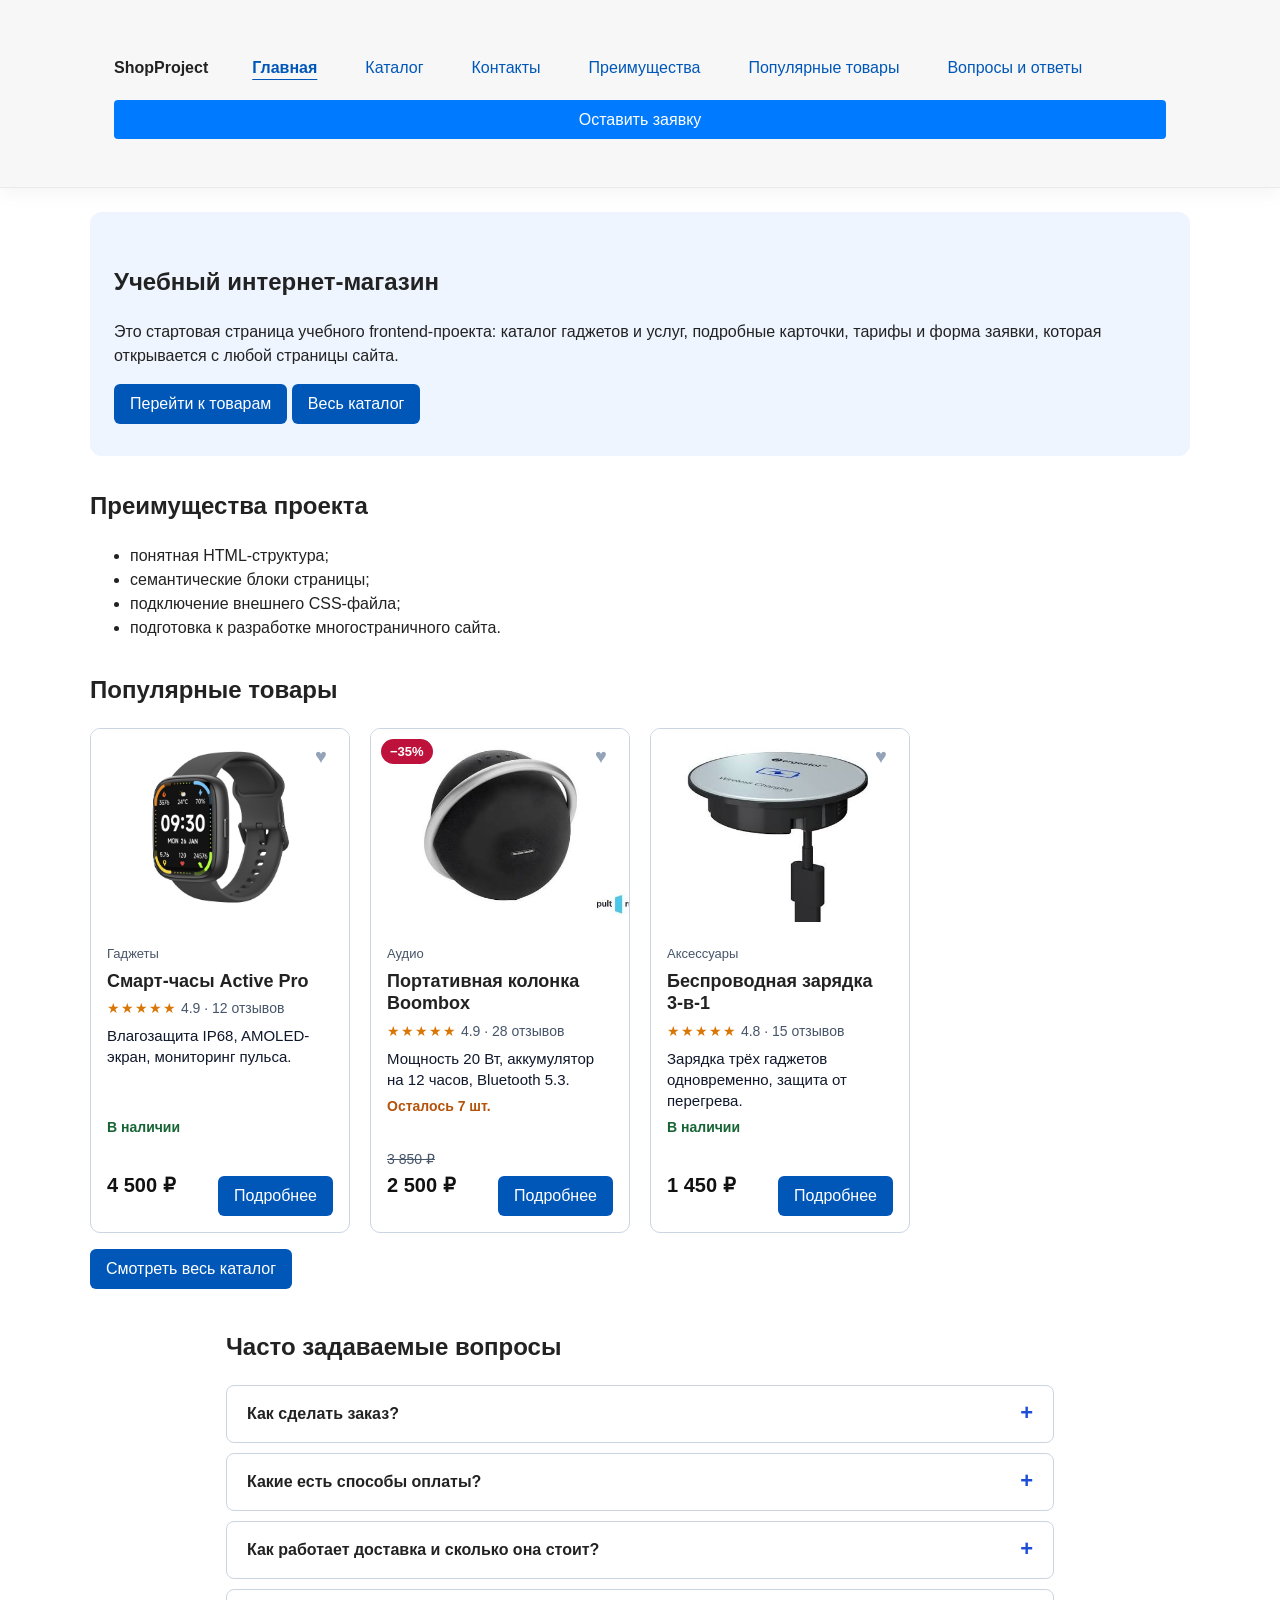
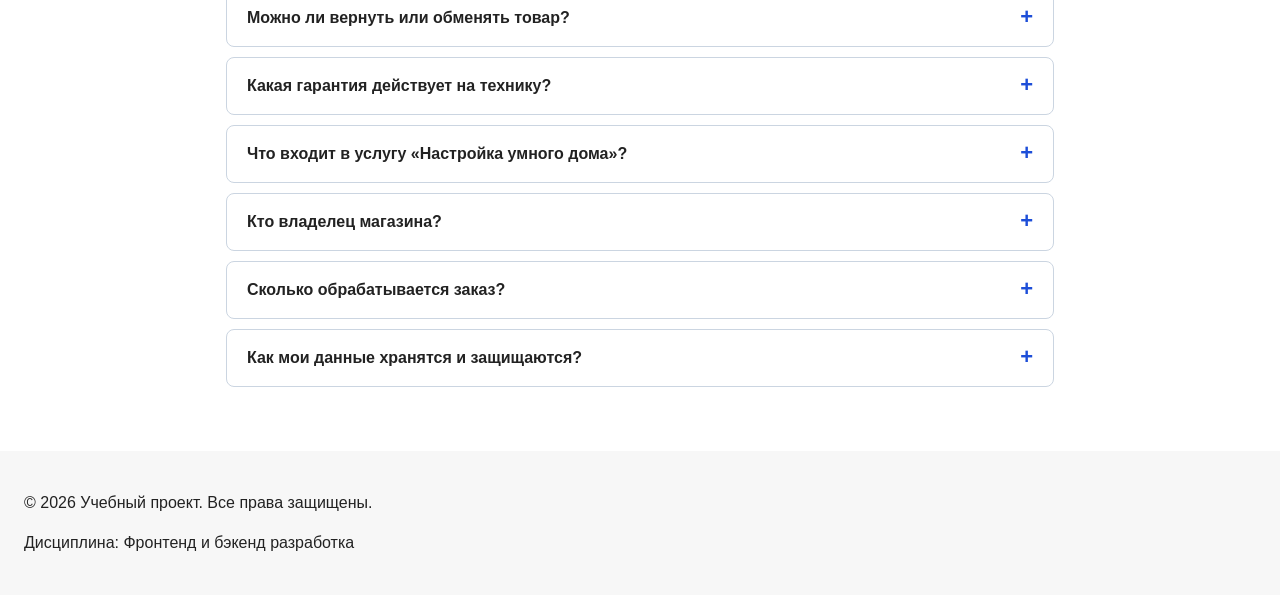
<file: kr1-html-css-shop/index.html>
<!DOCTYPE html>
<html lang="ru">
<head>
  <meta charset="UTF-8">
  <meta name="viewport" content="width=device-width, initial-scale=1.0">
  <meta name="description" content="Учебный интернет-магазин: гаджеты, аксессуары и услуги по настройке техники.">
  <title>Главная</title>
  <link rel="stylesheet" href="css/style.css">
  <link rel="stylesheet" href="css/extras.css">
  <script src="js/products.js" defer></script>
  <script src="js/main.js" defer></script>
</head>
<body>
  <header class="site-header">
    <div class="site-header__inner">
      <a class="site-header__logo" href="index.html">ShopProject</a>

      <nav class="site-nav" aria-label="Основная навигация">
        <ul class="site-nav__list">
          <li class="site-nav__item"><a class="site-nav__link" href="index.html">Главная</a></li>
          <li class="site-nav__item"><a class="site-nav__link" href="catalog.html">Каталог</a></li>
          <li class="site-nav__item"><a class="site-nav__link" href="contacts.html">Контакты</a></li>
          <li class="site-nav__item"><a class="site-nav__link" href="#advantages">Преимущества</a></li>
          <li class="site-nav__item"><a class="site-nav__link" href="#popular">Популярные товары</a></li>
          <li class="site-nav__item"><a class="site-nav__link" href="#faq">Вопросы и ответы</a></li>
        </ul>
      </nav>
      <a class="btn btn--primary site-header__cta" href="contacts.html?order=1" data-open-order>Оставить заявку</a>
    </div>
  </header>

  <main>
    <section class="hero">
      <h1>Учебный интернет-магазин</h1>
      <p>
        Это стартовая страница учебного frontend-проекта: каталог гаджетов и услуг,
        подробные карточки, тарифы и форма заявки, которая открывается с любой страницы сайта.
      </p>
      <a class="button" href="#popular">Перейти к товарам</a>
      <a class="button" href="catalog.html">Весь каталог</a>
    </section>

    <section class="section" id="advantages">
      <h2>Преимущества проекта</h2>
      <ul class="advantages-list">
        <li>понятная HTML-структура;</li>
        <li>семантические блоки страницы;</li>
        <li>подключение внешнего CSS-файла;</li>
        <li>подготовка к разработке многостраничного сайта.</li>
      </ul>
    </section>

    <section class="section" id="popular">
      <h2>Популярные товары</h2>
      <!-- Карточки рендерит js/main.js из js/products.js -->
      <div class="products-grid" data-products="popular" data-limit="4"></div>
      <p><a class="button" href="catalog.html">Смотреть весь каталог</a></p>

    </section>

    <section class="faq-container" id="faq" aria-labelledby="faq-title">
      <h2 id="faq-title">Часто задаваемые вопросы</h2>

      <details class="faq-item">
        <summary class="faq-question">Как сделать заказ?</summary>
        <div class="faq-answer">
          <p>Выберите товар в каталоге и нажмите на его карточку или кнопку «Подробнее». В открывшемся окне вы увидите полное описание, характеристики и цену. Затем нажмите «Заказать этот товар», укажите количество, имя, e-mail и телефон, выберите тему заявки и отправьте форму.</p>
          <p>Менеджер свяжется с вами в течение рабочего дня, уточнит детали и согласует способ получения. Оформить заявку можно и без выбора товара — кнопка «Оставить заявку» есть в шапке каждой страницы.</p>
        </div>
      </details>

      <details class="faq-item">
        <summary class="faq-question">Какие есть способы оплаты?</summary>
        <div class="faq-answer">
          <p>Мы принимаем банковские карты Visa, Mastercard и «Мир», оплату по счёту для организаций и наличные при получении заказа.</p>
          <ul>
            <li>Картой — онлайн по ссылке от менеджера или курьеру через терминал.</li>
            <li>По счёту — для юридических лиц и ИП, закрывающие документы отправляются вместе с заказом.</li>
            <li>Наличными — при получении в пункте выдачи или курьеру.</li>
          </ul>
          <p>Услуги (настройка, техподдержка) оплачиваются после согласования объёма работ, до начала выезда мастера.</p>
        </div>
      </details>

      <details class="faq-item">
        <summary class="faq-question">Как работает доставка и сколько она стоит?</summary>
        <div class="faq-answer">
          <p>По Москве и Московской области доставляем курьером на следующий рабочий день после подтверждения заказа. Стоимость — 300 ₽, а при заказе от 5 000 ₽ доставка бесплатная. В другие регионы отправляем транспортными компаниями, срок — от 2 до 7 дней в зависимости от удалённости.</p>
          <p>Перед отправкой мы проверяем комплектность и работоспособность устройства, упаковываем его в защитную коробку и присылаем трек-номер на e-mail. Самовывоз из пункта выдачи в Москве бесплатный.</p>
        </div>
      </details>

      <details class="faq-item">
        <summary class="faq-question">Можно ли вернуть или обменять товар?</summary>
        <div class="faq-answer">
          <p>Да. Вы можете вернуть товар надлежащего качества в течение 14 дней со дня получения, если он не был в использовании, сохранены упаковка, комплектация и товарный вид. Деньги возвращаются тем же способом, которым вы платили, в течение 5–10 рабочих дней после проверки возврата.</p>
          <p>Если устройство оказалось неисправным, мы бесплатно заменим его или вернём деньги. Для этого оставьте заявку с темой «Консультация» и приложите описание проблемы — при необходимости мастер заберёт товар на диагностику.</p>
        </div>
      </details>

      <details class="faq-item">
        <summary class="faq-question">Какая гарантия действует на технику?</summary>
        <div class="faq-answer">
          <p>На всю технику действует гарантия производителя от 12 месяцев, на отдельные позиции — до 24 месяцев. Срок указан в описании каждого товара. Гарантия покрывает заводские дефекты и не распространяется на механические повреждения, следы воды при отсутствии влагозащиты и самостоятельный ремонт.</p>
          <p>Гарантийное обслуживание выполняется в авторизованных сервисных центрах, а наша команда берёт на себя связь с ними: вам достаточно оставить заявку, и мы организуем приём устройства.</p>
        </div>
      </details>

      <details class="faq-item">
        <summary class="faq-question">Что входит в услугу «Настройка умного дома»?</summary>
        <div class="faq-answer">
          <p>Мастер приезжает в удобное для вас время и в течение 2–4 часов устанавливает хаб, подключает до 15 устройств (лампы, розетки, датчики движения, протечки и открытия), настраивает сценарии и интегрирует систему с голосовым ассистентом.</p>
          <p>В конце визита вы получаете краткую инструкцию и обучение: как добавить новое устройство, изменить сценарий и сбросить настройки. После работ действует поддержка 30 дней — отвечаем на вопросы в чате, а ошибки настройки устраняем бесплатно.</p>
        </div>
      </details>

      <details class="faq-item">
        <summary class="faq-question">Кто владелец магазина?</summary>
        <div class="faq-answer">
          <p>ИП Иванов Иван Иванович</p>
        </div>
      </details>

      <details class="faq-item">
        <summary class="faq-question">Сколько обрабатывается заказ?</summary>
        <div class="faq-answer">
          <p>Заказ обрабатывается в течение трёх рабочих дней, включая день создания заявки (за исключением праздников). Обычно менеджер связывается с вами в первые несколько часов, чтобы подтвердить наличие и согласовать доставку.</p>
          <p>Если нужной позиции нет в наличии, мы предупредим об этом сразу и предложим аналог или уведомим о поступлении — для этого на карточке товара есть кнопка «Узнать о поступлении».</p>
        </div>
      </details>

      <details class="faq-item">
        <summary class="faq-question">Как мои данные хранятся и защищаются?</summary>
        <div class="faq-answer">
          <p>Мы используем имя, e-mail и телефон только для обработки вашей заявки и связи с вами. Данные не передаются третьим лицам, кроме служб доставки, которым нужны контакты для вручения заказа. Согласие на обработку вы подтверждаете галочкой в форме и можете отозвать его в любой момент, написав на info@example.com.</p>
          <p>Пока вы заполняете форму, черновик сохраняется только в браузере вашего устройства, чтобы вы не потеряли введённое. После отправки заявки черновик удаляется.</p>
        </div>
      </details>
    </section>
  </main>

  <footer id="contacts">
    <p>&copy; 2026 Учебный проект. Все права защищены.</p>
    <p>Дисциплина: Фронтенд и бэкенд разработка</p>
  </footer>
</body>
</html>
</file>
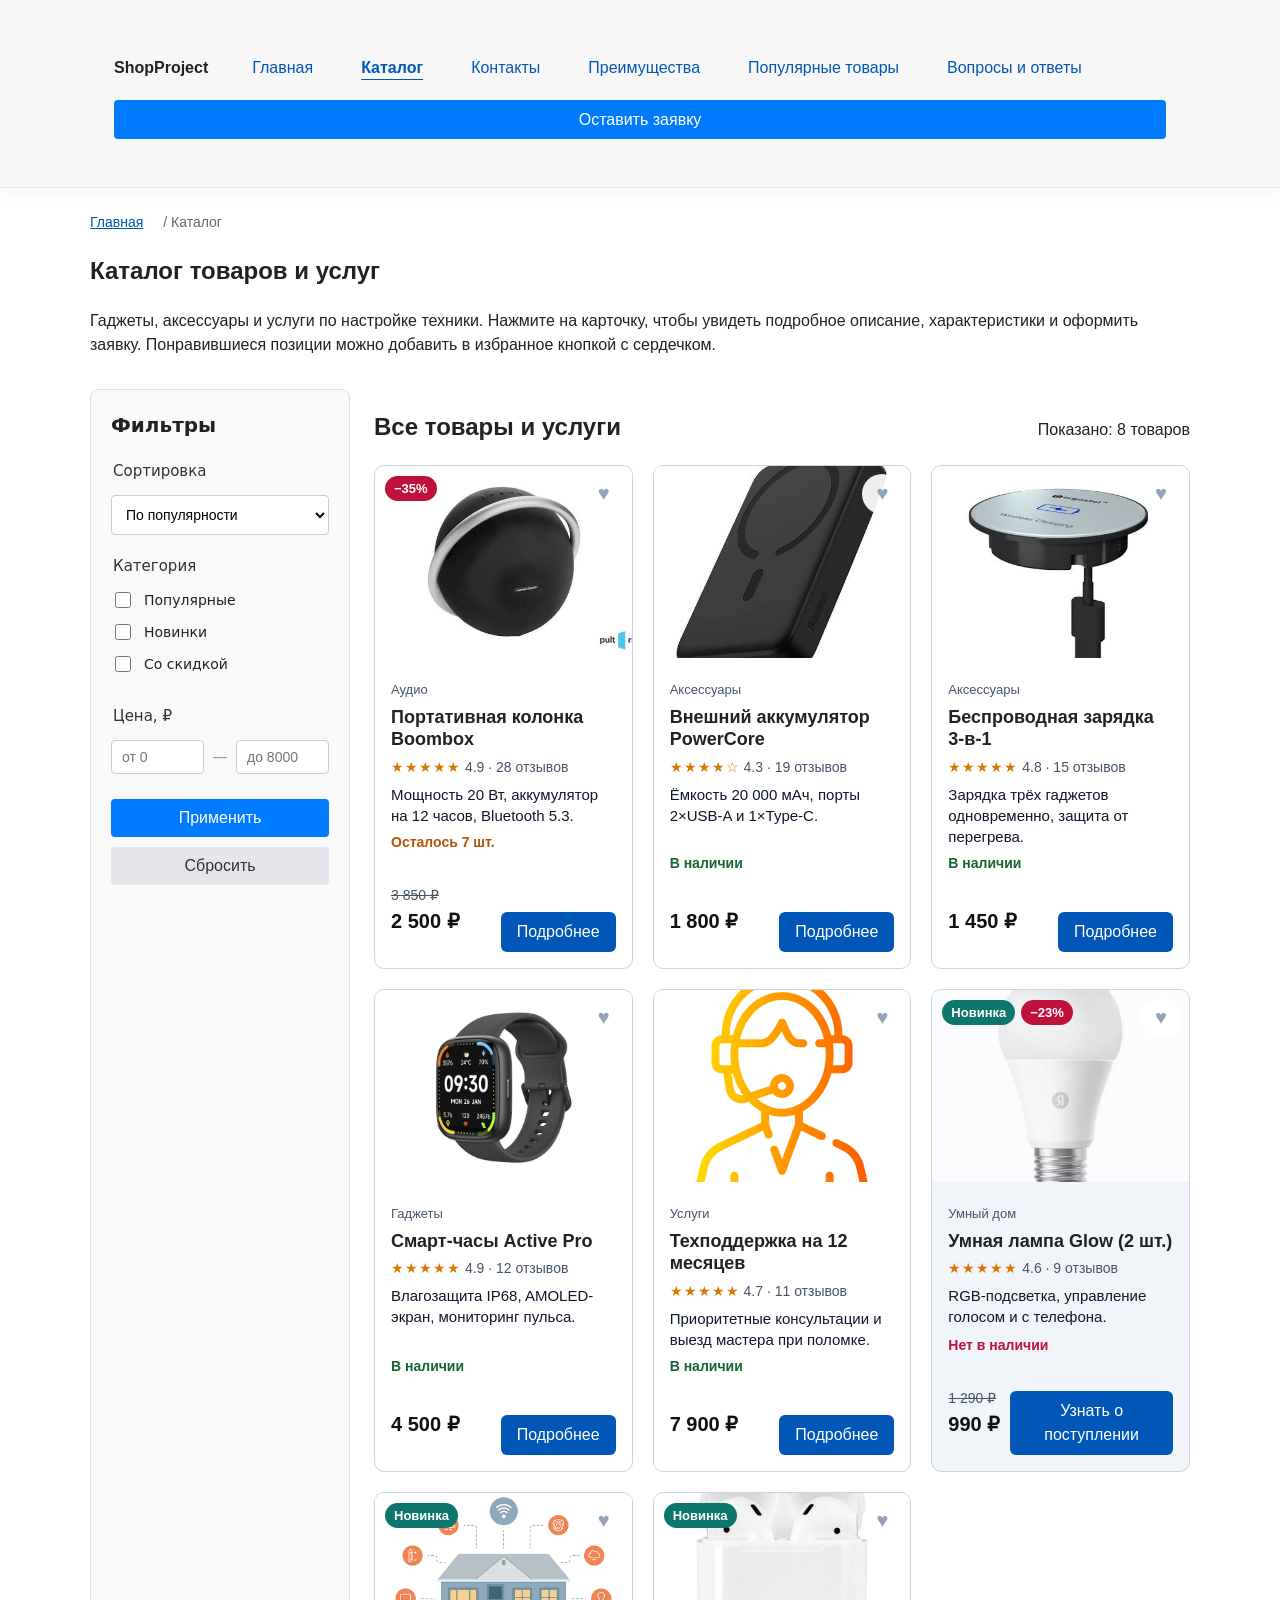
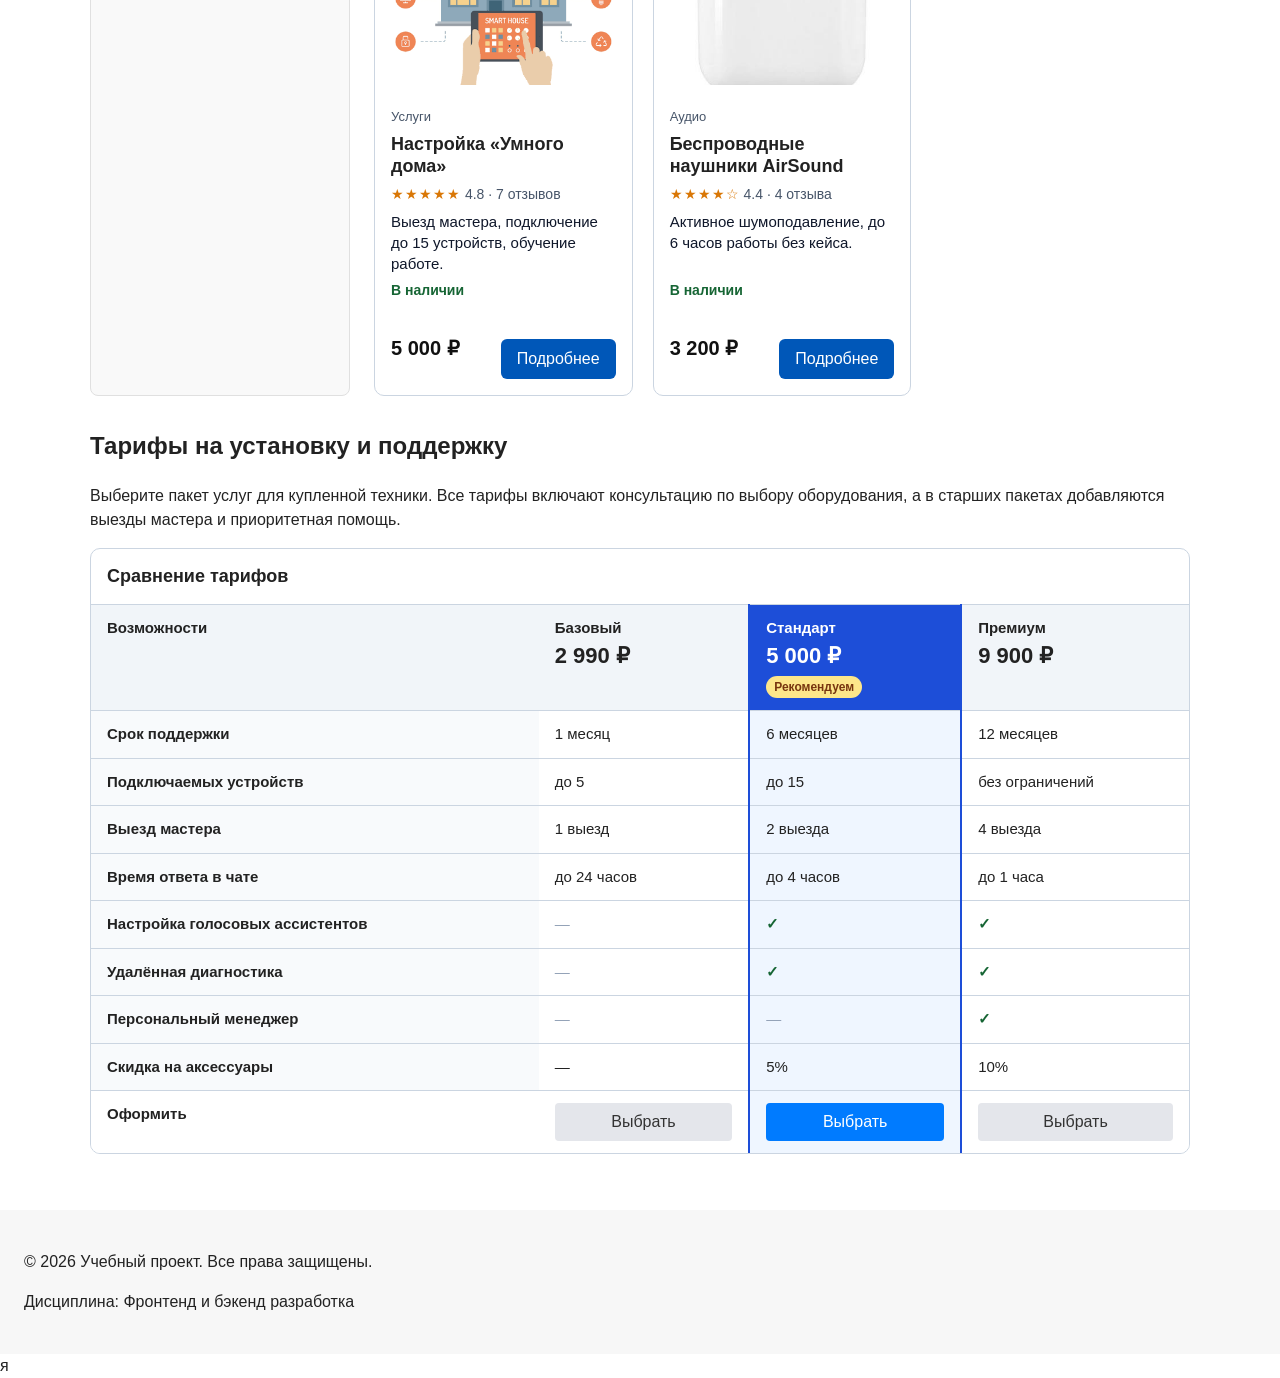
<file: kr1-html-css-shop/catalog.html>
<!DOCTYPE html>
<html lang="ru">
<head>
  <meta charset="UTF-8">
  <meta name="viewport" content="width=device-width, initial-scale=1.0">
  <meta name="description" content="Каталог товаров и услуг учебного интернет-магазина.">
  <title>Каталог товаров</title>
  <link rel="stylesheet" href="css/style.css">
  <link rel="stylesheet" href="css/extras.css">
  <script src="js/products.js" defer></script>
  <script src="js/main.js" defer></script>
</head>
<body>
  <header class="site-header">
    <div class="site-header__inner">
      <a class="site-header__logo" href="index.html">ShopProject</a>

      <nav class="site-nav" aria-label="Основная навигация">
        <ul class="site-nav__list">
          <li><a href="index.html">Главная</a></li>
          <li><a href="catalog.html">Каталог</a></li>
          <li><a href="contacts.html">Контакты</a></li>
          <li><a href="index.html#advantages">Преимущества</a></li>
          <li><a href="index.html#popular">Популярные товары</a></li>
          <li><a href="index.html#faq">Вопросы и ответы</a></li>
        </ul>
      </nav>
      <a class="btn btn--primary site-header__cta" href="contacts.html?order=1" data-open-order>Оставить заявку</a>
    </div>
  </header>

  <main>
    <nav class="breadcrumbs" aria-label="Хлебные крошки">
      <a class="breadcrumbs__link" href="index.html">Главная</a>
      <span class="breadcrumbs__current" aria-current="page">Каталог</span>
    </nav>

    <section class="section">
      <h1>Каталог товаров и услуг</h1>
      <p>
        Гаджеты, аксессуары и услуги по настройке техники. Нажмите на карточку,
        чтобы увидеть подробное описание, характеристики и оформить заявку.
        Понравившиеся позиции можно добавить в избранное кнопкой с сердечком.
      </p>
    </section>

    <section class="catalog-layout">
      <aside class="catalog-filters">
        <h2 class="catalog-filters__title">Фильтры</h2>

        <form class="filters-form" action="#" method="get" id="catalog-filters-form">
          <fieldset class="filters-form__section">
            <legend class="filters-form__legend">Сортировка</legend>
            <div class="filters-form__select-wrapper">
              <label class="visually-hidden" for="filter-sort">Порядок сортировки</label>
              <select class="filters-form__select" name="sort" id="filter-sort">
                <option value="popular">По популярности</option>
                <option value="price-asc">Сначала дешевле</option>
                <option value="price-desc">Сначала дороже</option>
                <option value="new">По новизне</option>
              </select>
            </div>
          </fieldset>

          <fieldset class="filters-form__section">
            <legend class="filters-form__legend">Категория</legend>
            <ul class="filters-form__list">
              <li class="filters-form__item">
                <label class="filters-form__checkbox-label">
                  <input class="filters-form__checkbox" type="checkbox" name="category" value="popular" id="cat-popular">
                  <span>Популярные</span>
                </label>
              </li>
              <li class="filters-form__item">
                <label class="filters-form__checkbox-label">
                  <input class="filters-form__checkbox" type="checkbox" name="category" value="new" id="cat-new">
                  <span>Новинки</span>
                </label>
              </li>
              <li class="filters-form__item">
                <label class="filters-form__checkbox-label">
                  <input class="filters-form__checkbox" type="checkbox" name="category" value="sale" id="cat-sale">
                  <span>Со скидкой</span>
                </label>
              </li>
            </ul>
          </fieldset>

          <fieldset class="filters-form__section">
            <legend class="filters-form__legend">Цена, ₽</legend>
            <div class="filters-form__price-range">
              <div class="filters-form__field">
                <label class="visually-hidden" for="price-from">Цена от</label>
                <input class="filters-form__input" id="price-from" name="price-from" type="number" min="0" placeholder="от 0">
              </div>
              <span class="filters-form__price-separator" aria-hidden="true">&mdash;</span>
              <div class="filters-form__field">
                <label class="visually-hidden" for="price-to">Цена до</label>
                <input class="filters-form__input" id="price-to" name="price-to" type="number" min="0" placeholder="до 8000">
              </div>
            </div>
          </fieldset>

          <div class="filters-form__actions">
            <button class="btn btn--primary" type="submit">Применить</button>
            <button class="btn btn--secondary" type="reset" id="reset-filters">Сбросить</button>
          </div>
        </form>
      </aside>

      <section class="catalog-products" aria-labelledby="catalog-title">
        <div class="catalog-products__header">
          <h2 id="catalog-title">Все товары и услуги</h2>
          <span class="catalog-products__count" id="catalog-count" aria-live="polite"></span>
        </div>
        <!-- Карточки рендерит js/main.js из js/products.js -->
        <div class="products-grid" data-products="catalog"></div>
        <p class="catalog-empty" id="catalog-empty" hidden>
          По выбранным фильтрам ничего не найдено. Измените диапазон цен или нажмите «Сбросить».
        </p>
      </section>
    </section>

    <section class="section" id="tariffs" aria-labelledby="tariffs-title">
      <h2 id="tariffs-title">Тарифы на установку и поддержку</h2>
      <p>
        Выберите пакет услуг для купленной техники. Все тарифы включают консультацию
        по выбору оборудования, а в старших пакетах добавляются выезды мастера и приоритетная помощь.
      </p>
      <div class="table-wrap" tabindex="0" role="region" aria-labelledby="tariffs-caption">
        <table class="specs-table">
          <caption id="tariffs-caption">Сравнение тарифов</caption>
          <thead>
            <tr>
              <th scope="col">Возможности</th>
              <th scope="col">Базовый<span class="tariff-price">2 990 ₽</span></th>
              <th scope="col" class="is-featured">Стандарт<span class="tariff-price">5 000 ₽</span><span class="tariff-badge">Рекомендуем</span></th>
              <th scope="col">Премиум<span class="tariff-price">9 900 ₽</span></th>
            </tr>
          </thead>
          <tbody>
            <tr><th scope="row">Срок поддержки</th><td>1 месяц</td><td class="is-featured">6 месяцев</td><td>12 месяцев</td></tr>
            <tr><th scope="row">Подключаемых устройств</th><td>до 5</td><td class="is-featured">до 15</td><td>без ограничений</td></tr>
            <tr><th scope="row">Выезд мастера</th><td>1 выезд</td><td class="is-featured">2 выезда</td><td>4 выезда</td></tr>
            <tr><th scope="row">Время ответа в чате</th><td>до 24 часов</td><td class="is-featured">до 4 часов</td><td>до 1 часа</td></tr>
            <tr><th scope="row">Настройка голосовых ассистентов</th><td><span class="no" aria-label="Нет">—</span></td><td class="is-featured"><span class="yes" aria-label="Да">✓</span></td><td><span class="yes" aria-label="Да">✓</span></td></tr>
            <tr><th scope="row">Удалённая диагностика</th><td><span class="no" aria-label="Нет">—</span></td><td class="is-featured"><span class="yes" aria-label="Да">✓</span></td><td><span class="yes" aria-label="Да">✓</span></td></tr>
            <tr><th scope="row">Персональный менеджер</th><td><span class="no" aria-label="Нет">—</span></td><td class="is-featured"><span class="no" aria-label="Нет">—</span></td><td><span class="yes" aria-label="Да">✓</span></td></tr>
            <tr><th scope="row">Скидка на аксессуары</th><td>—</td><td class="is-featured">5%</td><td>10%</td></tr>
          </tbody>
          <tfoot>
            <tr>
              <th scope="row">Оформить</th>
              <td><button type="button" class="btn btn--secondary" data-open-order data-plan="Базовый">Выбрать</button></td>
              <td class="is-featured"><button type="button" class="btn btn--primary" data-open-order data-plan="Стандарт">Выбрать</button></td>
              <td><button type="button" class="btn btn--secondary" data-open-order data-plan="Премиум">Выбрать</button></td>
            </tr>
          </tfoot>
        </table>
      </div>
    </section>
  </main>

  <footer id="contacts">
    <p>&copy; 2026 Учебный проект. Все права защищены.</p>
    <p>Дисциплина: Фронтенд и бэкенд разработка</p>
  </footer>
</body>
</html>
я
</file>
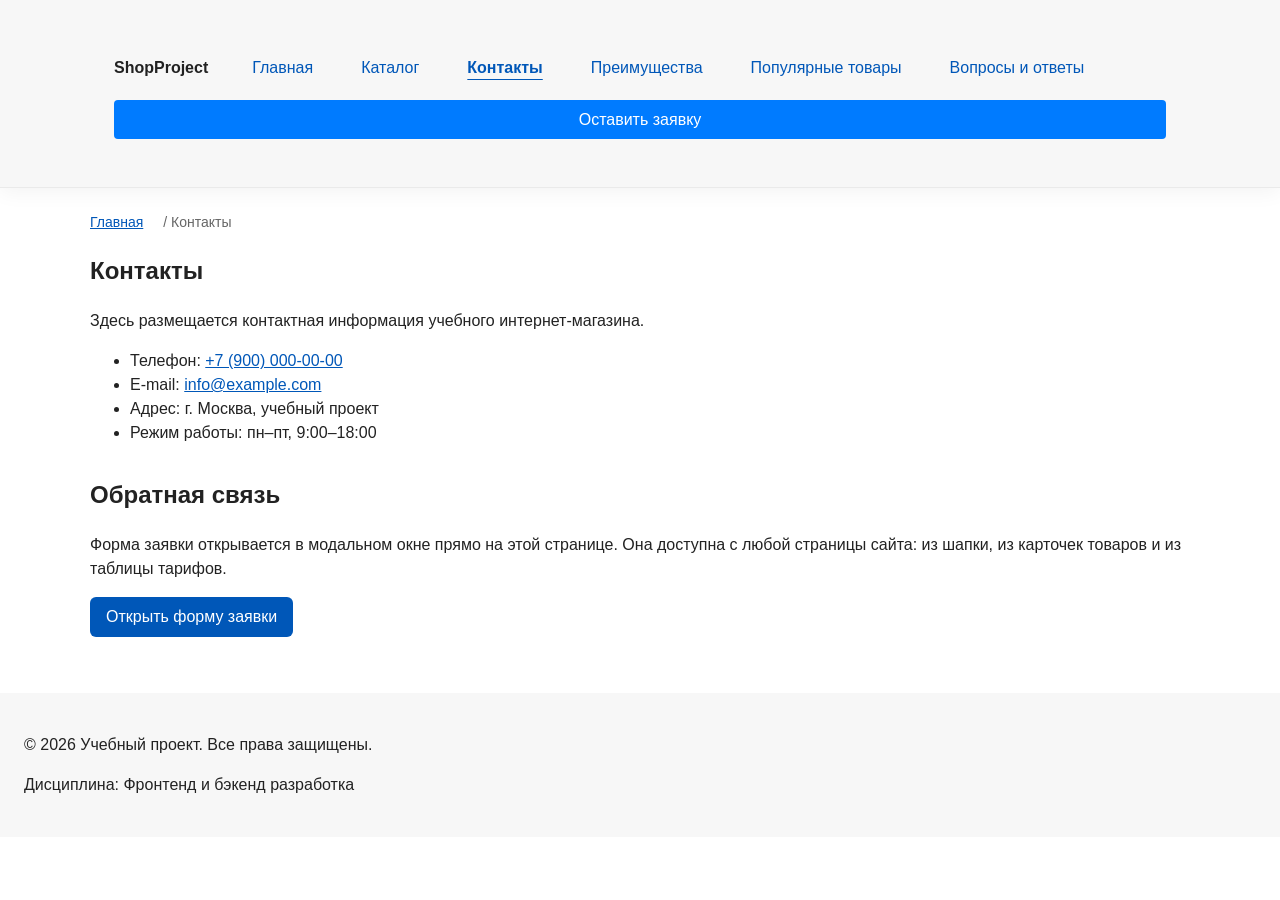
<file: kr1-html-css-shop/contacts.html>
<!DOCTYPE html>
<html lang="ru">
<head>
  <meta charset="UTF-8">
  <meta name="viewport" content="width=device-width, initial-scale=1.0">
  <meta name="description" content="Контактная информация учебного интернет-магазина.">
  <title>Контакты</title>
  <link rel="stylesheet" href="css/style.css">
  <link rel="stylesheet" href="css/extras.css">
  <script src="js/products.js" defer></script>
  <script src="js/main.js" defer></script>
</head>
<body>
  <header class="site-header">
    <div class="site-header__inner">
      <a class="site-header__logo" href="index.html">ShopProject</a>

      <nav class="site-nav" aria-label="Основная навигация">
        <ul class="site-nav__list">
          <li><a href="index.html">Главная</a></li>
          <li><a href="catalog.html">Каталог</a></li>
          <li><a href="contacts.html">Контакты</a></li>
          <li><a href="index.html#advantages">Преимущества</a></li>
          <li><a href="index.html#popular">Популярные товары</a></li>
          <li><a href="index.html#faq">Вопросы и ответы</a></li>
        </ul>
      </nav>
      <a class="btn btn--primary site-header__cta" href="contacts.html?order=1" data-open-order>Оставить заявку</a>
    </div>
  </header>

  <main>
    <nav class="breadcrumbs" aria-label="Хлебные крошки">
      <a class="breadcrumbs__link" href="index.html">Главная</a>
      <span class="breadcrumbs__current" aria-current="page">Контакты</span>
    </nav>

    <section class="section">
      <h1>Контакты</h1>
      <p>Здесь размещается контактная информация учебного интернет-магазина.</p>

      <ul>
        <li>Телефон: <a href="tel:+79000000000">+7 (900) 000-00-00</a></li>
        <li>E-mail: <a href="mailto:info@example.com">info@example.com</a></li>
        <li>Адрес: г. Москва, учебный проект</li>
        <li>Режим работы: пн–пт, 9:00–18:00</li>
      </ul>
    </section>

    <section class="section" id="feedback">
      <h2>Обратная связь</h2>
      <p>
        Форма заявки открывается в модальном окне прямо на этой странице.
        Она доступна с любой страницы сайта: из шапки, из карточек товаров и из таблицы тарифов.
      </p>
      <button class="button" type="button" data-open-order>Открыть форму заявки</button>
    </section>
  </main>

  <footer id="contacts">
    <p>&copy; 2026 Учебный проект. Все права защищены.</p>
    <p>Дисциплина: Фронтенд и бэкенд разработка</p>
  </footer>
</body>
</html>
</file>
<file: kr1-html-css-shop/css/style.css>
/* ===============================
   1. Переменные проекта
   =============================== */

:root {
  /* Основные цвета проекта */
  --color-bg: #ffffff;
  --color-text: #222222;
  --color-muted: #666666;
  --color-primary: #0057b8;
  --color-primary-dark: #003f86;
  --color-border: #dddddd;
  --color-surface: #f7f7f7;
  --color-surface-accent: #eef5ff;
  --color-danger: #b00020;
  --color-success: #168a2f;
  --color-success-bg: #eefaf0;
  --color-white: #ffffff;

  /* Отступы */
  --space-xs: 4px;
  --space-sm: 8px;
  --space-md: 16px;
  --space-lg: 24px;
  --space-xl: 32px;

  /* Скругления */
  --radius-sm: 6px;
  --radius-md: 8px;
  --radius-lg: 12px;

  /* Размеры */
  --container-width: 1100px;
}




/* ===============================
   2. Базовые стили
   =============================== */

* {
  box-sizing: border-box;
}

body {
  margin: 0;
  font-family: Arial, sans-serif;
  line-height: 1.5;
  color: var(--color-text);
  background-color: var(--color-bg);
}

header,
main,
footer {
  padding: var(--space-lg);
}

header {
position: sticky;
  position: sticky;
  top: 0;
  z-index: 100;
  background-color: rgba(255, 255, 255, 0.95);
  backdrop-filter: blur(8px);
  border-bottom: 1px solid #eaeaea;
  box-shadow: 0 4px 20px rgba(0, 0, 0, 0.05);
}

.site-header {
  background-color: var(--color-surface);
}

.site-header__inner {
  max-width: var(--container-width);
  margin: 0 auto;
  padding: var(--space-lg);
}

.site-header__logo {
  font-weight: 700;
  color: var(--color-text);
  text-decoration: none;
}

.site-nav__list {
  display: flex;
  flex-wrap: wrap;
  justify-content: center;
  align-items: center;
  gap: var(--space-md);
  padding: 0;
  margin: var(--space-md) 0 0;
  list-style: none;
}

.site-nav__link {
  display: inline-block;
  padding: var(--space-sm) var(--space-md);
  color: var(--color-primary);
  text-decoration: none;
  border-radius: var(--radius-sm);
}

.site-nav__link:hover {
  color: var(--color-white);
  background-color: var(--color-primary);
}

.site-nav__link:focus-visible {
  outline: 2px solid var(--color-primary);
  outline-offset: 3px;
}


.stuff {
  display: flex;
  justify-content: space-between;
  flex-wrap: wrap;
  gap: 20px;
  max-width: var(--container-width);
  margin: 0 auto var(--space-xl);
}


footer {
  background-color: var(--color-surface);
}

/* ===============================
   3. Общие элементы интерфейса
   =============================== */

a {
  color: var(--color-primary);
}

a:hover {
  color: var(--color-primary-dark);
}

a:focus-visible {
  outline: 2px solid var(--color-primary);
  outline-offset: 3px;
}

.button {
  display: inline-block;
  padding: var(--space-sm) var(--space-md);
  color: var(--color-white);
  background-color: var(--color-primary);
  text-decoration: none;
  border: none;
  border-radius: var(--radius-sm);
  font: inherit;
  text-decoration: none;
  cursor: pointer;
}

.button--primary {
  color: var(--color-white);
  background-color: var(--color-primary);
}

.button--primary:hover {
  background-color: var(--color-primary-dark);
}

.button--secondary {
  color: var(--color-primary);
  background-color: transparent;
  border: 1px solid var(--color-primary);
}

.button--secondary:hover {
  color: var(--color-white);
  background-color: var(--color-primary);
}

.button:focus-visible {
  outline: 2px solid var(--color-primary);
  outline-offset: 3px;
}

.button:disabled,
.button--disabled {
  opacity: 0.6;
  cursor: not-allowed;
}


/* ===============================
   4. Компоненты страницы
   =============================== */

.hero {
  max-width: var(--container-width);
  margin: 0 auto var(--space-xl);
  padding: var(--space-xl) var(--space-lg);
  background-color: var(--color-surface-accent);
  border-radius: var(--radius-lg);
}

.section {
  max-width: var(--container-width);
  margin: 0 auto var(--space-xl);
}

.section h2 {
  margin-top: 0;
}


.product-card:hover {
  border-color: var(--color-primary);
}

.product-card--featured {
  border-color: var(--color-primary);
}

.product-card--discount {
  border-color: var(--color-danger);
}

.product-card__title {
  margin: 0;
  color: var(--color-text);
}

.product-card__description {
  margin: 0;
  color: var(--color-muted);
}

.product-card__price {
  margin: 0;
  font-weight: 700;
}

.product-card--discount .product-card__price {
  color: var(--color-danger);
}

.product-card__button {
  margin-top: auto;
  align-self: flex-start;
}

.products-grid {
  display: grid;
  grid-template-columns: repeat(3, 1fr);
  gap: var(--space-lg);
}


/*
.product-card h3 {
  margin-top: 0;
}
*/
.aside-info {
  max-width: var(--container-width);
  margin: 0 auto var(--space-xl);
  padding: var(--space-md);
  border-left: 4px solid var(--color-primary);
  background-color: var(--color-surface);
}

/* ===============================
   5. Форма и модальное окно
   =============================== */

.order-form__field {
  margin-bottom: var(--space-md);
}

.order-form__label {
  display: block;
  margin-bottom: var(--space-xs);
}

.order-form__input,
.order-form__select,
.order-form__textarea {
  width: 100%;
  padding: 10px 12px;
  border: 1px solid var(--color-border);
  border-radius: var(--radius-sm);
  font: inherit;
}

.order-form__input:hover,
.order-form__select:hover,
.order-form__textarea:hover {
  border-color: var(--color-primary);
}

.order-form__input:focus-visible,
.order-form__select:focus-visible,
.order-form__textarea:focus-visible {
  outline: 2px solid var(--color-primary);
  outline-offset: 3px;
}

.order-form__actions {
  display: flex;
  gap: var(--space-md);
  margin-top: var(--space-lg);
}


.order-dialog {
  width: min(100% - 32px, 560px);
  padding: var(--space-lg);
  border: none;
  border-radius: var(--radius-lg);
}

.order-dialog::backdrop {
  background-color: rgba(0, 0, 0, 0.5);
}

.order-dialog__title {
  margin-top: 0;
}


.form-field {
  margin-bottom: var(--space-md);
}

.form-field label {
  display: block;
  margin-bottom: var(--space-xs);
}

.form-field input,
.form-field select,
.form-field textarea {
  width: 100%;
  padding: 10px 12px;
  border: 1px solid var(--color-border);
  border-radius: var(--radius-sm);
  font: inherit;
}

.form-field input[type="checkbox"] {
  width: auto;
}

.form-field small {
  display: block;
  margin-top: var(--space-xs);
  color: var(--color-muted);
}

.form-field input:hover,
.form-field select:hover,
.form-field textarea:hover {
  border-color: var(--color-primary);
}

.form-field input:focus-visible,
.form-field select:focus-visible,
.form-field textarea:focus-visible,
.form-actions button:focus-visible {
  outline: 2px solid var(--color-primary);
  outline-offset: 3px;
}

[aria-invalid="true"] {
  border-color: var(--color-danger);
}

.success-message {
  max-width: var(--container-width);
  margin: var(--space-lg) auto;
  padding: var(--space-md);
  border-left: 4px solid var(--color-success);
  background-color: var(--color-success-bg);
}

/* Хлебные крошки */

.breadcrumbs {
  max-width: var(--container-width);
  margin: 0 auto var(--space-md);
  font-size: 14px;
  color: var(--color-muted);
}

.breadcrumbs__link {
  color: var(--color-primary);
}

.breadcrumbs__current::before {
  content: " / ";
  color: var(--color-muted);
}


/* Плавная прокуртка */
html {
  scroll-behavior: smooth;
}

/* подсветка для якоря */
:target {
  outline: 2px dashed var(--color-primary);
  outline-offset: 4px;
}

.site-nav__list {
  display: flex;
  flex-wrap: wrap;
  justify-content: center;
  align-items: center;
  gap: var(--space-md);
  padding: 0;
  margin: var(--space-md) 0 0;
  list-style: none;
}

.site-nav__list a {
  display: inline-block;
  padding: var(--space-sm) var(--space-md);
  color: var(--color-primary);
  text-decoration: none;
  border-radius: var(--radius-sm);
}

.site-nav__list a:hover {
  color: var(--color-white);
  background-color: var(--color-primary);
}

nav {
  display: flex;
  align-items: center; /* Выравниваем по вертикали */
  gap: 20px;           /* Отступ между логотипом и списком меню */
}

.products-grid {
  display: grid;
  grid-template-columns: repeat(3, 1fr);
  gap: var(--space-lg);
}

.product-card {
  display: flex;
  flex-direction: column;
  gap: var(--space-sm);
  margin-bottom: 0;
  padding: var(--space-md);
  border: 1px solid var(--color-border);
  border-radius: var(--radius-md);
  background-color: var(--color-bg);
}

.product-card .button {
  margin-top: auto;
  align-self: flex-start;
}

.catalog-layout {
  max-width: var(--container-width);
  margin: 0 auto var(--space-xl);
  display: grid;
  grid-template-columns: 260px 1fr;
  grid-template-areas: "filters products";
  gap: var(--space-lg);
}

/* Вспомогательный класс для скрытия label без потери доступности для скринридеров */
.visually-hidden {
  position: absolute;
  width: 1px;
  height: 1px;
  margin: -1px;
  border: 0;
  padding: 0;
  white-space: nowrap;
  clip-path: inset(100%);
  clip: rect(0 0 0 0);
  overflow: hidden;
}

.catalog-filters {
  background-color: #f9f9f9;
  border: 1px solid #e0e0e0;
  border-radius: 8px;
  padding: 20px;
  width: 100%;
  max-width: 300px;
  box-sizing: border-box;
  font-family: system-ui, sans-serif;
}

.catalog-filters__title {
  margin-top: 0;
  margin-bottom: 20px;
  font-size: 20px;
  font-weight: 600;
}

.filters-form__section {
  border: none;
  padding: 0;
  margin: 0 0 20px 0;
}

.filters-form__legend {
  font-weight: 500;
  font-size: 15px;
  margin-bottom: 12px;
  color: #333;
}

/* Стили для списков чекбоксов */
.filters-form__list {
  list-style: none;
  padding: 0;
  margin: 0;
}

.filters-form__item {
  margin-bottom: 10px;
}

.filters-form__checkbox-label {
  display: flex;
  align-items: center;
  gap: 10px;
  cursor: pointer;
  font-size: 14px;
}

.filters-form__checkbox {
  width: 16px;
  height: 16px;
  cursor: pointer;
}

/* Поле выбора сортировки */
.filters-form__select {
  width: 100%;
  padding: 10px;
  border: 1px solid #ccc;
  border-radius: 4px;
  font-size: 14px;
  background-color: #fff;
}

/* Блок цены в одну строку */
.filters-form__price-range {
  display: flex;
  align-items: center;
  gap: 8px;
}

.filters-form__field {
  flex: 1;
}

.filters-form__input {
  width: 100%;
  padding: 8px 10px;
  border: 1px solid #ccc;
  border-radius: 4px;
  font-size: 14px;
  box-sizing: border-box;
}

.filters-form__price-separator {
  color: #999;
}

/* Кнопки действия */
.filters-form__actions {
  display: flex;
  flex-direction: column;
  gap: 10px;
  margin-top: 25px;
}

.btn {
  padding: 10px 15px;
  border: none;
  border-radius: 4px;
  font-size: 14px;
  font-weight: 500;
  cursor: pointer;
  text-align: center;
  width: 100%;
}

.btn--primary {
  background-color: #007bff;
  color: #fff;
}

.btn--primary:hover {
  background-color: #0056b3;
}

.btn--secondary {
  background-color: transparent;
  color: #666;
  border: 1px solid #ccc;
}

.btn--secondary:hover {
  background-color: #eaeaea;
  color: #333;
}


.faq-container {
  max-width: 600px;
  margin: 20px auto;
  font-family: sans-serif;
}

.faq-item {
  border-bottom: 1px solid #ddd;
  margin-bottom: 10px;
}

.faq-question {
  font-weight: bold;
  padding: 15px 0;
  cursor: pointer;
  list-style: none; /* Убирает стандартный маркер браузера */
}

.faq-question::-webkit-details-marker {
  display: none; /* Убирает стрелочку в Safari */
}

.faq-answer {
  padding-bottom: 15px;
  color: #555;
}


:root {
  --primary-color: #007bff;
  --primary-hover: #0056b3;
  --error-color: #dc3545;
  --text-color: #333;
  --border-color: #ccc;
}

/* Модальное окно <dialog> */
.order-dialog {
  border: none;
  border-radius: 8px;
  padding: 30px;
  width: 100%;
  max-width: 500px;
  box-shadow: 0 10px 30px rgba(0, 0, 0, 0.2);
  font-family: system-ui, sans-serif;
  color: var(--text-color);
  box-sizing: border-box;
  position: relative;

  /* Эффект анимации при открытии */
  opacity: 0;
  transform: scale(0.9);
  transition: opacity 0.3s ease, transform 0.3s ease, display 0.3s ease allow-discrete;
}

.order-dialog[open] {
  opacity: 1;
  transform: scale(1);
}

/* Стилизация заднего фона (бэкдропа) */
.order-dialog::backdrop {
  background: rgba(0, 0, 0, 0.4);
  backdrop-filter: blur(4px);
  opacity: 0;
  transition: opacity 0.3s ease, display 0.3s ease allow-discrete;
}

.order-dialog[open]::backdrop {
  opacity: 1;
}

/* Кнопка-крестик */
.order-dialog__close-icon {
  position: absolute;
  top: 15px;
  right: 15px;
  background: none;
  border: none;
  font-size: 28px;
  cursor: pointer;
  color: #999;
  line-height: 1;
}
.order-dialog__close-icon:hover { color: var(--text-color); }

.order-dialog__title {
  margin-top: 0;
  margin-bottom: 25px;
  font-size: 24px;
}

/* Поля формы */
.order-form__field {
  margin-bottom: 20px;
  display: flex;
  flex-direction: column;
}

.order-form__field--checkbox {
  flex-direction: row;
  align-items: flex-start;
  gap: 10px;
}

.order-form__label {
  margin-bottom: 6px;
  font-weight: 500;
  font-size: 14px;
}

.order-form__input,
.order-form__select,
.order-form__textarea {
  padding: 10px;
  border: 1px solid var(--border-color);
  border-radius: 4px;
  font-size: 16px;
  width: 100%;
  box-sizing: border-box;
}

.order-form__input:focus,
.order-form__select:focus,
.order-form__textarea:focus {
  outline: none;
  border-color: var(--primary-color);
  box-shadow: 0 0 0 3px rgba(0, 123, 255, 0.25);
}

/* Состояния ошибок */
.order-form__field--invalid .order-form__input,
.order-form__field--invalid .order-form__select {
  border-color: var(--error-color);
}

.order-form__error {
  color: var(--error-color);
  font-size: 12px;
  margin-top: 4px;
  min-height: 16px;
}

.order-form__hint {
  color: #666;
  font-size: 12px;
  margin-top: 4px;
}

/* Кнопки */
.order-form__actions {
  display: flex;
  justify-content: flex-end;
  gap: 12px;
  margin-top: 25px;
}

.btn {
  padding: 10px 20px;
  border: none;
  border-radius: 4px;
  font-size: 16px;
  cursor: pointer;
  font-weight: 500;
}

.btn--primary {
  background-color: var(--primary-color);
  color: white;
}
.btn--primary:hover { background-color: var(--primary-hover); }

.btn--secondary {
  background-color: #e4e6eb;
  color: var(--text-color);
}
.btn--secondary:hover { background-color: #d8dadf; }

/* Уведомление об успехе */
.success-message {
  position: fixed;
  top: 20px;
  right: 20px;
  background: #28a745;
  color: white;
  padding: 15px 25px;
  border-radius: 4px;
  box-shadow: 0 4px 12px rgba(0,0,0,0.15);
  animation: slideIn 0.3s ease forwards;
}

@keyframes slideIn {
  from { transform: translateY(-20px); opacity: 0; }
  to { transform: translateY(0); opacity: 1; }
}


.order-dialog__title {
  margin-top: 0;
  margin-bottom: 15px;
  font-size: 24px;
  color: #333;
}

.order-dialog__product-desc {
  font-size: 16px;
  line-height: 1.6;
  color: #555;
  margin-bottom: 20px;
}

.order-dialog__product-price {
  font-size: 20px;
  font-weight: bold;
  color: #000;
  margin-bottom: 25px;
}

.order-dialog__actions {
  display: flex;
  gap: 12px;
  justify-content: flex-start;
}

/* Убедитесь, что у карточки включен flex-режим и задана одинаковая высота */
.product-card {
  background: #fff;
  border: 1px solid #e0e0e0;
  border-radius: 8px;
  padding: 16px;
  position: relative;

  display: flex;
  flex-direction: column; /* Выстраиваем элементы карточки вертикально */
  height: 100%;           /* Делает все карточки в ряду одной высоты */
  box-sizing: border-box;
}

/* Короткое описание должно занимать все доступное пространство, */
/* чтобы подтолкнуть футер к нижнему краю */
.product-card__short-desc {
  font-size: 14px;
  color: #666;
  margin: 0 0 16px 0;
  line-height: 1.4;
  flex-grow: 1; /* ВАЖНО: заставляет блок растягиваться */
}

/* ИСПРАВЛЕНИЕ: Контейнер для цены и кнопки */
.product-card__footer {
  display: flex;
  justify-content: space-between;
  align-items: center;

  margin-top: auto; /* ВАЖНО: намертво прижимает строку к низу карточки */
  padding-top: 12px; /* Легкий отступ сверху от текста */
}

/* Стили для цены */
.product-card__price {
  font-size: 18px;
  font-weight: bold;
  color: #111;
  white-space: nowrap; /* Чтобы цена не переносилась на новую строку */
}
</file>
<file: kr1-html-css-shop/css/extras.css>
/* Подключать ПОСЛЕ css/style.css */
:root {
  --x-primary: #1d4ed8; --x-primary-dark: #1e3a8a; --x-ink: #0f172a; --x-muted: #475569;
  --x-line: #cbd5e1; --x-bg-soft: #f1f5f9; --x-sale: #be123c; --x-new: #0f766e; --x-ok: #166534;
  --x-focus: 3px solid #f59e0b;
}
.visually-hidden { position: absolute !important; width: 1px; height: 1px; overflow: hidden; clip: rect(0 0 0 0); white-space: nowrap; }
html.is-locked { overflow: hidden; }
:focus-visible { outline: var(--x-focus); outline-offset: 2px; }

/* ---- Кнопки: состояния ---- */
.button, .btn { cursor: pointer; transition: background-color .15s, box-shadow .15s, transform .1s; }
.button:hover, .btn:hover { box-shadow: 0 3px 10px rgba(15, 23, 42, .18); }
.button:active, .btn:active { transform: translateY(1px); box-shadow: none; }
.button:disabled, .btn:disabled, .button[aria-disabled="true"] { opacity: .5; cursor: not-allowed; box-shadow: none; transform: none; }
.site-header__inner { display: flex; flex-wrap: wrap; align-items: center; gap: 12px 28px; }
.site-header__inner .site-nav { flex: 1 1 auto; margin: 0; }
.site-header__inner .site-nav__list { margin: 0; }
.site-header__cta, .site-header__cta:hover, .site-header__cta:visited { margin: 0 0 0 auto; padding: 10px 18px; flex: 0 0 auto; white-space: nowrap; text-decoration: none; color: #fff; line-height: 1.2; }
.site-nav__list a[aria-current="page"] { font-weight: 700; text-decoration: underline; text-underline-offset: 6px; }

/* ---- Сетка и карточки ---- */
.products-grid { display: grid; grid-template-columns: repeat(auto-fill, minmax(250px, 1fr)); gap: 20px; }
.product-card { display: flex; flex-direction: column; padding: 0; overflow: hidden; background: #fff; border: 1px solid var(--x-line); border-radius: 10px; transition: transform .2s, box-shadow .2s, border-color .2s; }
.product-card--clickable { cursor: pointer; }
.product-card:hover { transform: translateY(-3px); box-shadow: 0 10px 24px rgba(15, 23, 42, .14); border-color: var(--x-primary); }
.product-card:focus-within { border-color: var(--x-primary); }
.product-card--out { background: var(--x-bg-soft); }
.product-card--out .product-card__img { filter: grayscale(1); opacity: .7; }
.product-card__media { position: relative; }
.product-card__img { display: block; width: 100%; height: auto; aspect-ratio: 4 / 3; object-fit: cover; }
.product-card__badges { position: absolute; top: 10px; left: 10px; display: flex; gap: 6px; }
.product-badge { padding: 3px 9px; border-radius: 999px; font-size: 13px; font-weight: 700; color: #fff; }
.product-badge--new { background: var(--x-new); }
.product-badge--sale { background: var(--x-sale); }
.product-card__fav { position: absolute; top: 8px; right: 8px; width: 40px; height: 40px; border: 0; border-radius: 50%; background: rgba(255, 255, 255, .92); color: #94a3b8; font-size: 20px; cursor: pointer; transition: color .15s, transform .15s; }
.product-card__fav:hover { color: var(--x-sale); transform: scale(1.1); }
.product-card__fav[aria-pressed="true"] { color: var(--x-sale); }
.product-card__body { display: flex; flex-direction: column; flex: 1; gap: 6px; padding: 14px 16px 16px; }
.product-card__body > * { margin: 0; }
.product-card__kind { font-size: 13px; color: var(--x-muted); }
.product-card__title { font-size: 18px; line-height: 1.25; }
.product-card__rating { font-size: 14px; color: var(--x-muted); }
.product-card__rating [aria-hidden] { color: #d97706; letter-spacing: 1px; }
.product-card__short-desc { font-size: 15px; color: var(--x-ink); }
.stock { font-size: 14px; font-weight: 600; }
.stock--in { color: var(--x-ok); } .stock--low { color: #b45309; } .stock--out { color: var(--x-sale); }
.product-card__footer { margin-top: auto; padding-top: 10px; display: flex; align-items: flex-end; justify-content: space-between; gap: 10px; }
.product-card__price-block { display: flex; flex-direction: column; }
.product-card__price { font-size: 20px; font-weight: 700; }
.product-card__price--old { font-size: 14px; color: var(--x-muted); }

/* ---- Каталог ---- */
.catalog-products__header { display: flex; flex-wrap: wrap; align-items: baseline; justify-content: space-between; gap: 8px; }
.catalog-empty { padding: 24px; text-align: center; background: var(--x-bg-soft); border-radius: 10px; }

/* ---- Таблицы ---- */
.table-wrap { overflow-x: auto; border: 1px solid var(--x-line); border-radius: 10px; }
.specs-table { width: 100%; border-collapse: collapse; background: #fff; font-size: 15px; }
.specs-table caption { padding: 14px 16px; text-align: left; font-size: 18px; font-weight: 700; }
.specs-table th, .specs-table td { padding: 12px 16px; text-align: left; vertical-align: top; border-top: 1px solid var(--x-line); }
.specs-table thead th { background: var(--x-bg-soft); }
.specs-table tbody tr:hover { background: #f8fafc; }
.specs-table tbody th[scope="row"] { font-weight: 600; background: #f8fafc; }
.specs-table .is-featured { background: #eff6ff; border-left: 2px solid var(--x-primary); border-right: 2px solid var(--x-primary); }
.specs-table thead .is-featured { background: var(--x-primary); color: #fff; }
.specs-table .yes { color: var(--x-ok); font-weight: 700; } .specs-table .no { color: #94a3b8; }
.specs-table--compact { font-size: 14px; } .specs-table--compact th, .specs-table--compact td { padding: 7px 10px; }
.tariff-price { font-size: 22px; font-weight: 700; display: block; }
.tariff-badge { display: inline-block; margin-top: 4px; padding: 2px 8px; border-radius: 999px; font-size: 12px; background: #fde68a; color: #78350f; }

/* ---- FAQ ---- */
.faq-container { max-width: 860px; margin: 40px auto; padding: 0 16px; }
.faq-item { border: 1px solid var(--x-line); border-radius: 8px; margin-bottom: 10px; background: #fff; transition: border-color .2s, box-shadow .2s; }
.faq-item[open] { border-color: var(--x-primary); box-shadow: 0 4px 14px rgba(29, 78, 216, .12); }
.faq-question { cursor: pointer; padding: 16px 20px; font-weight: 600; list-style: none; display: flex; justify-content: space-between; gap: 12px; }
.faq-question::-webkit-details-marker { display: none; }
.faq-question::after { content: "+"; font-size: 22px; line-height: 1; color: var(--x-primary); }
.faq-item[open] .faq-question::after { content: "−"; }
.faq-question:hover { background: var(--x-bg-soft); border-radius: 8px; }
.faq-answer { padding: 0 20px 16px; line-height: 1.65; color: #1e293b; }
.faq-answer p { margin: 0 0 10px; }
.faq-answer ul { margin: 0 0 10px; padding-left: 22px; }

/* ---- Модальное окно ---- */
.order-dialog { width: min(640px, calc(100vw - 24px)); max-height: calc(100vh - 24px); padding: 24px; border: 0; border-radius: 14px; box-shadow: 0 24px 60px rgba(15, 23, 42, .35); overflow-y: auto; }
.order-dialog[open] { animation: dlg-in .22s ease-out; }
.order-dialog::backdrop { background: rgba(15, 23, 42, .6); backdrop-filter: blur(2px); }
@keyframes dlg-in { from { opacity: 0; transform: translateY(12px) scale(.98); } to { opacity: 1; transform: none; } }
.order-dialog__close-icon { position: absolute; top: 10px; right: 12px; width: 40px; height: 40px; border: 0; border-radius: 50%; background: transparent; font-size: 28px; cursor: pointer; }
.order-dialog__close-icon:hover { background: var(--x-bg-soft); }
.order-dialog__title { margin: 4px 40px 14px 0; font-size: 22px; }
.order-steps { display: flex; gap: 8px; margin: 0 0 12px; padding: 0; list-style: none; font-size: 14px; }
.order-steps__item { padding: 4px 12px; border-radius: 999px; background: var(--x-bg-soft); color: var(--x-muted); }
.order-steps__item.is-current { background: var(--x-primary); color: #fff; font-weight: 600; }
.order-steps__item.is-done::before { content: "✓ "; }
.order-dialog__image { display: block; width: 100%; height: auto; aspect-ratio: 4 / 3; max-height: 240px; object-fit: cover; border-radius: 10px; margin-bottom: 12px; }
.order-dialog__rating { margin: 0 0 8px; color: #b45309; }
.order-dialog__features { margin: 10px 0; padding-left: 20px; }
.order-dialog__product-price { font-size: 22px; font-weight: 700; margin: 14px 0; }
.order-dialog__actions, .order-form__actions { display: flex; flex-wrap: wrap; gap: 10px; justify-content: flex-end; }

/* ---- Форма ---- */
.order-form__group { margin: 0 0 16px; padding: 12px 14px 4px; border: 1px solid var(--x-line); border-radius: 10px; }
.order-form__group legend { padding: 0 6px; font-weight: 700; }
.order-form__field { margin-bottom: 12px; }
.order-form__label { display: block; margin-bottom: 4px; font-weight: 600; }
.req { color: var(--x-sale); }
.order-form__input, .order-form__select, .order-form__textarea { width: 100%; box-sizing: border-box; padding: 10px 12px; font: inherit; border: 1px solid #64748b; border-radius: 8px; background: #fff; }
.order-form__input:hover, .order-form__select:hover, .order-form__textarea:hover { border-color: var(--x-ink); }
.order-form__input:focus, .order-form__select:focus, .order-form__textarea:focus { outline: var(--x-focus); outline-offset: 1px; border-color: var(--x-primary); }
[aria-invalid="true"] { border-color: var(--x-sale) !important; background: #fff1f2; }
.order-form__hint { display: block; margin-top: 4px; color: var(--x-muted); font-size: 13px; }
.order-form__error { display: block; min-height: 1.2em; margin-top: 4px; color: var(--x-sale); font-size: 14px; font-weight: 600; }
.order-form__error:not(:empty)::before { content: "⚠ "; }
.order-form__summary { margin-bottom: 14px; padding: 12px 14px; border: 2px solid var(--x-sale); border-radius: 8px; background: #fff1f2; color: #881337; font-weight: 600; }
.order-form__note { color: var(--x-muted); font-size: 14px; }
.order-form__chosen { margin: 0 0 10px; font-weight: 600; }
.order-form__checkbox-label { display: flex; gap: 10px; align-items: flex-start; }
.order-form__checkbox-label input { width: 22px; height: 22px; margin-top: 1px; }
.qty { display: inline-flex; gap: 6px; }
.qty__input { width: 70px; text-align: center; }
.qty__btn { width: 42px; border: 1px solid #64748b; border-radius: 8px; background: #fff; font-size: 20px; cursor: pointer; }
.qty__btn:hover { background: var(--x-bg-soft); } .qty__btn:active { background: var(--x-line); }
.order-form__total { margin: 8px 0 0; font-weight: 700; }

/* ---- Тост (небольшое уведомление) ---- */
.toast { position: fixed; top: auto; right: auto; left: 50%; bottom: 24px; z-index: 1000; width: auto; height: auto; max-width: min(420px, calc(100vw - 32px)); margin: 0; padding: 10px 18px; box-sizing: border-box; border-radius: 10px; background: var(--x-ink); color: #fff; font-size: 15px; font-weight: 500; line-height: 1.35; box-shadow: 0 8px 24px rgba(15, 23, 42, .3); opacity: 0; visibility: hidden; pointer-events: none; transform: translate(-50%, 12px); transition: opacity .25s, transform .25s, visibility .25s; }
.toast.is-visible { opacity: 1; visibility: visible; transform: translate(-50%, 0); }

/* ---- Кнопка «Наверх» ---- */
.to-top { position: fixed; right: 20px; bottom: 20px; z-index: 900; width: 48px; height: 48px; border: 0; border-radius: 50%; background: var(--x-primary); color: #fff; font-size: 24px; cursor: pointer; box-shadow: 0 6px 18px rgba(15, 23, 42, .3); opacity: 0; visibility: hidden; transform: translateY(12px); transition: opacity .25s, transform .25s, visibility .25s, background-color .15s; }
.to-top.is-visible { opacity: 1; visibility: visible; transform: none; }
.to-top:hover { background: var(--x-primary-dark); }
.to-top:active { transform: scale(.94); }

@media (prefers-reduced-motion: reduce) {
  *, *::before, *::after { animation: none !important; transition: none !important; scroll-behavior: auto !important; }
}
@media (max-width: 600px) {
  .order-dialog { padding: 16px; }
  .order-dialog__actions .btn, .order-form__actions .btn { flex: 1 1 100%; }
  .site-header__cta { display: none; }
}
</file>
